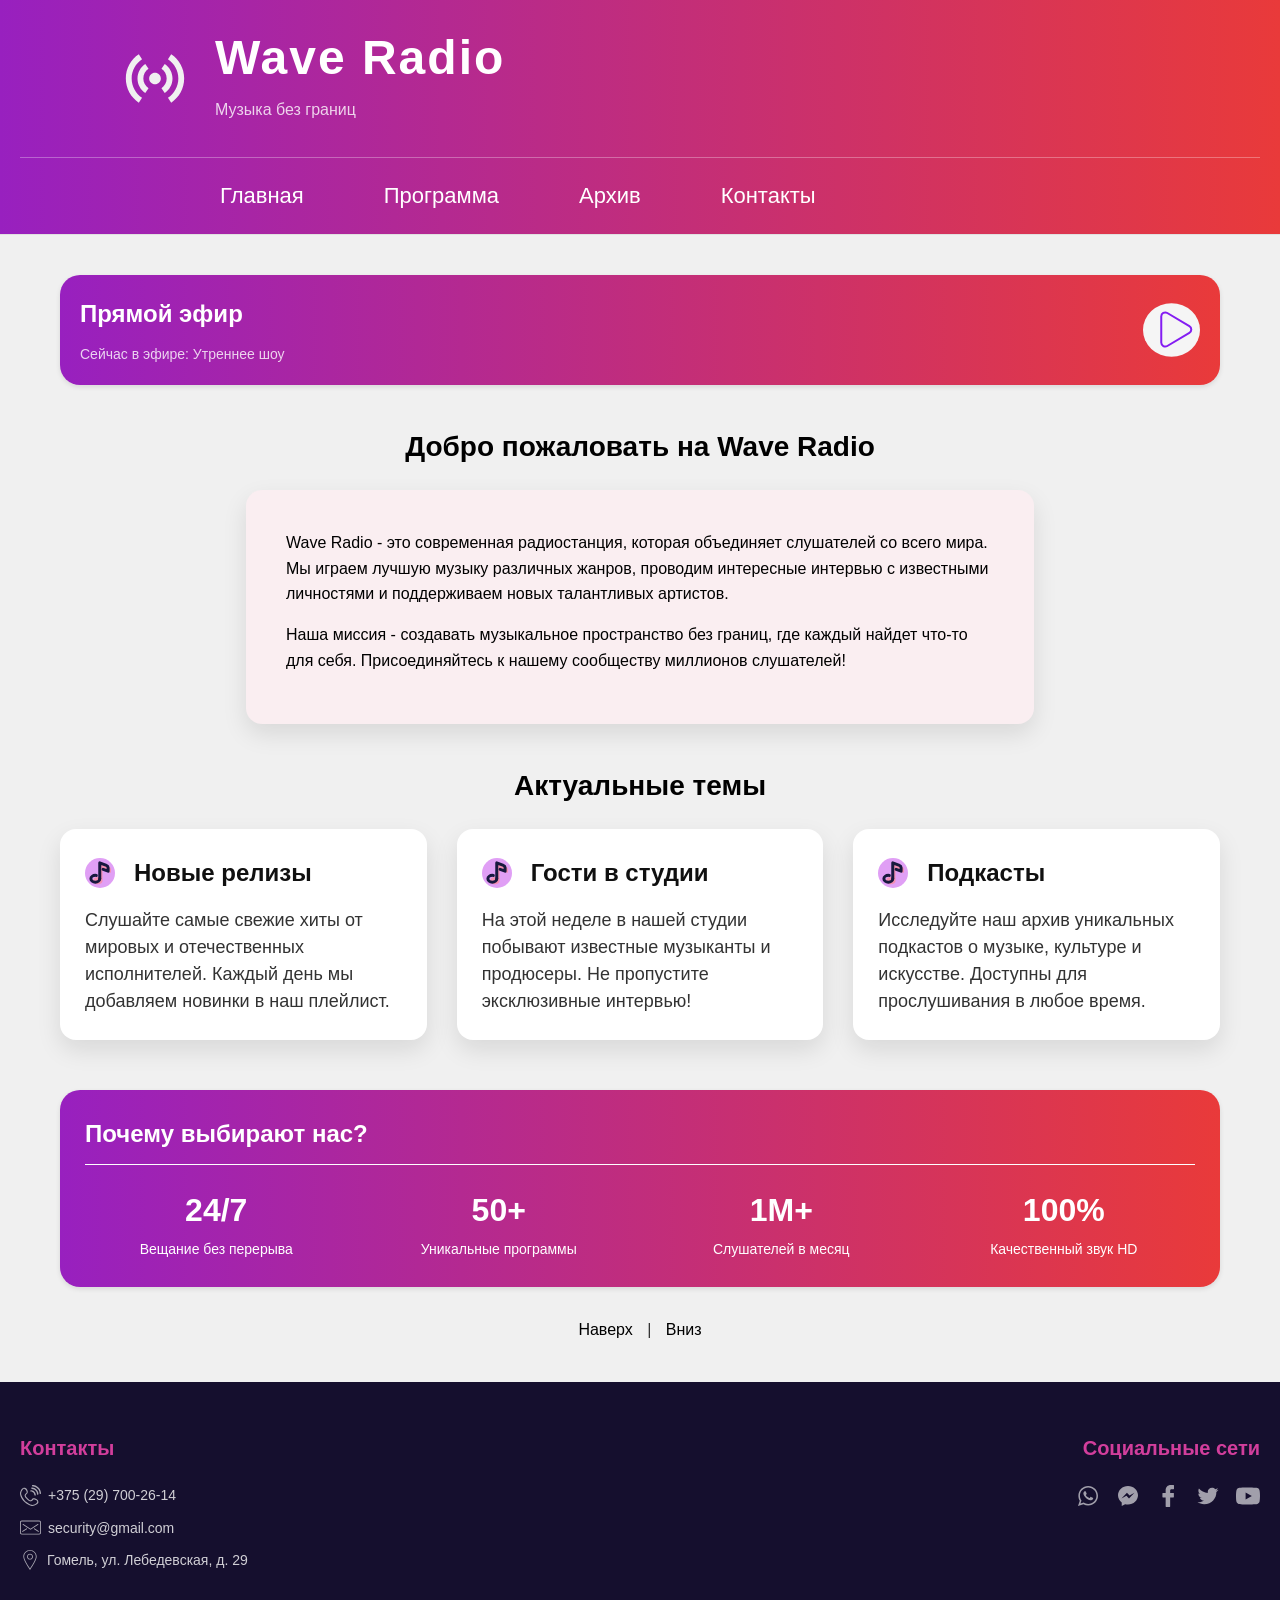
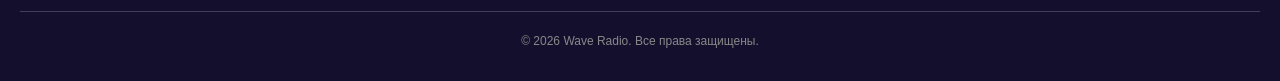
<file: index.html>
<!DOCTYPE html>
<html lang="ru">
<head>
    <meta charset="UTF-8">
    <meta name="viewport" content="width=device-width, initial-scale=1.0">
    <title>Wave Radio | Главная</title>
    <link rel="stylesheet" href="style/style.css">
</head>
<body>
    <div id="top"></div>

    <header>
    <div class="header-container">
            <div class="logo">
                
                <img src="images/radio-waves-svgrepo-com 1.svg" alt="logo">

                <div class="text-logo">
                    <h1>Wave Radio</h1>
                    <p class="slogan">Музыка без границ</p>
                </div>
 
            </div>
        
        <hr>

        <nav>
            <ul class="menu">
                <li><a href="index.html">Главная</a></li>
                <li><a href="program.html">Программа</a></li>
                <li><a href="archive.html">Архив</a></li>
                <li><a href="contacts.html">Контакты</a></li>
            </ul>
        </nav>
    </div>
</header>

    <main>
        <div class="container">
            
            <!-- Блок Прямой эфир -->
           
            <div class="ful-live-block">
                    <div class="live-block">
                        <h2>Прямой эфир</h2>
                        <p class="live-text">Сейчас в эфире: Утреннее шоу</p>
                    </div>
                    <img src="images/buttom_play.svg" alt="buttom_play">
            </div>



                    <!-- Блок Добро пожаловать -->
            <h2 class="section-title">Добро пожаловать на Wave Radio</h2>
            <div class="welcome-block">
                <p>Wave Radio - это современная радиостанция, которая объединяет слушателей со всего мира. Мы играем лучшую музыку различных жанров, проводим интересные интервью с известными личностями и поддерживаем новых талантливых артистов.</p>
                <p>Наша миссия - создавать музыкальное пространство без границ, где каждый найдет что-то для себя. Присоединяйтесь к нашему сообществу миллионов слушателей!</p>
            </div>

            <!-- Блок Актуальные темы -->
            <h2 class="section-title">Актуальные темы</h2>
            <div class="topics-flex">
                <div class="topic-card">
                    
                    <div class="topic-card-header">
                        <img src="images/music_buttom.svg" alt="music_buttom">
                        <h3>Новые релизы</h3>
                    </div>
                    <p>Слушайте самые свежие хиты от мировых и отечественных исполнителей. Каждый день мы добавляем новинки в наш плейлист.</p>
                </div>
                
                <div class="topic-card">

                    <div class="topic-card-header">
                        <img src="images/music_buttom.svg" alt="music_buttom">
                        <h3>Гости в студии</h3>
                    </div>
                    <p>На этой неделе в нашей студии побывают известные музыканты и продюсеры. Не пропустите эксклюзивные интервью!</p>
                </div>
                
                <div class="topic-card">

                    <div class="topic-card-header">
                        <img src="images/music_buttom.svg" alt="music_buttom">
                        <h3>Подкасты</h3>
                    </div>
                    <p>Исследуйте наш архив уникальных подкастов о музыке, культуре и искусстве. Доступны для прослушивания в любое время.</p>
                </div>
            </div>
            <!-- Блок Почему выбирают нас? -->
            <div class="features-block">
                <h2>Почему выбирают нас?</h2>
                <div class="features-list">
                    <div class="feature">
                        <span class="feature-number">24/7</span>
                        <span class="feature-text">Вещание без перерыва</span>
                    </div>
                    <div class="feature">
                        <span class="feature-number">50+</span>
                        <span class="feature-text">Уникальные программы</span>
                    </div>
                    <div class="feature">
                        <span class="feature-number">1M+</span>
                        <span class="feature-text">Слушателей в месяц</span>
                    </div>
                    <div class="feature">
                        <span class="feature-number">100%</span>
                        <span class="feature-text">Качественный звук HD</span>
                    </div>
                </div>
            </div>



            <!-- Якорные ссылки -->
            <div class="anchor-links">
                <a href="#top">Наверх</a> | 
                <a href="#bottom">Вниз</a>
            </div>
            <div id="bottom"></div>
        </div>
    </main>

<footer>
    <div class="footer-container">
        <div class="footer-left">
            <h3 class="contacts-title">Контакты</h3>
            <p><img src="images/phone.svg" alt="phone"> +375 (29) 700-26-14</p>
            <p><img src="images/mail.svg" alt="mail"> security@gmail.com</p>
            <p><img src="images/location.svg" alt="location"> Гомель, ул. Лебедевская, д. 29</p>
        </div>
        
        <div class="footer-right">
            <h3 class="social-title">Социальные сети</h3>
            <div class="social-icons">
                <img src="images/socials.svg" alt="Социальные сети">
            </div>
        </div>
    </div>
    
    <div class="footer-line"></div>
    
    <div class="copyright">
        <p>© 2026 Wave Radio. Все права защищены.</p>
    </div>
</footer>


    <div id="top"></div>
</body>
</html>
</file>
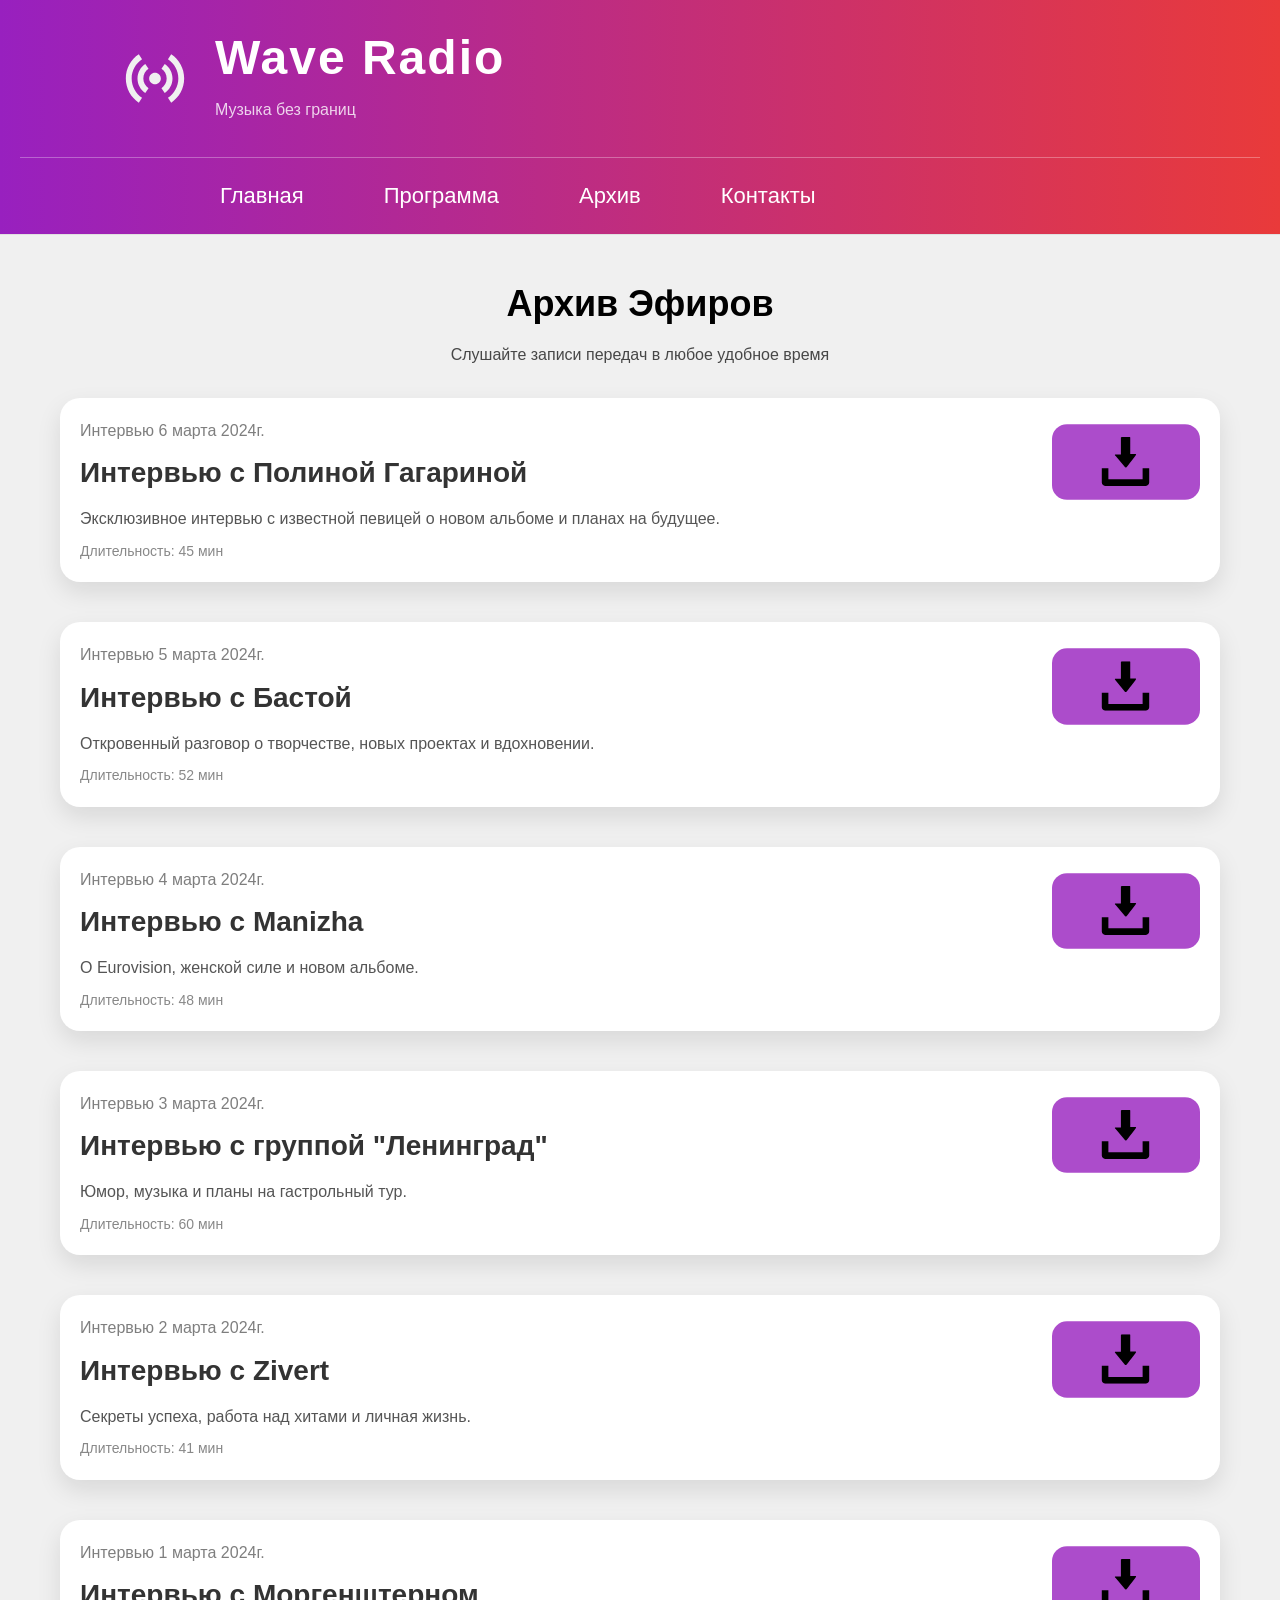
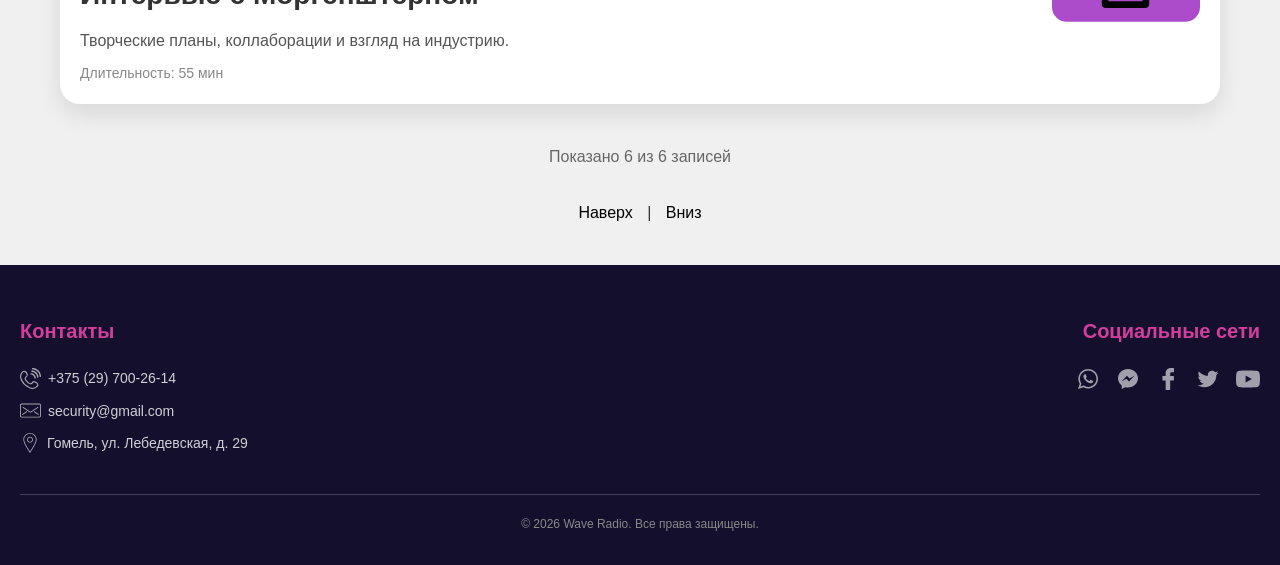
<file: archive.html>
<!DOCTYPE html>
<html lang="ru">
<head>
    <meta charset="UTF-8">
    <meta name="viewport" content="width=device-width, initial-scale=1.0">
    <title>Wave Radio | Архив эфиров</title>
    <link rel="stylesheet" href="style/style.css">
</head>
<body>
    <div id="top"></div>

        <header>
    <div class="header-container">
            <div class="logo">
                
                <img src="images/radio-waves-svgrepo-com 1.svg" alt="logo">

                <div class="text-logo">
                    <h1>Wave Radio</h1>
                    <p class="slogan">Музыка без границ</p>
                </div>
 
            </div>
        
        <hr>

        <nav>
            <ul class="menu">
                <li><a href="index.html">Главная</a></li>
                <li><a href="program.html">Программа</a></li>
                <li><a href="archive.html">Архив</a></li>
                <li><a href="contacts.html">Контакты</a></li>
            </ul>
        </nav>
    </div>
</header>

    <main>
        <div class="container">
            
            <!-- Заголовок страницы -->
            <div class="page-header">
                <h2>Архив Эфиров</h2>
                <p>Слушайте записи передач в любое удобное время</p>
            </div>

            <!-- Список интервью -->
            <div class="archive-list">
                <div class="archive-item">
                    <div class="dowland-line">
                        <div class="dowland-line-info">
                            <div class="archive-date">Интервью 6 марта 2024г.</div>
                            <div class="archive-title">Интервью с Полиной Гагариной</div>
                        </div>
                        <img src="images/dowland.svg" alt="dowland">
                    </div>

                    <div class="archive-desc">Эксклюзивное интервью с известной певицей о новом альбоме и планах на будущее.</div>
                    <div class="archive-duration">Длительность: 45 мин</div>
                </div>
                
                <div class="archive-item">
                    <div class="dowland-line">
                        <div class="dowland-line-info">
                    <div class="archive-date">Интервью 5 марта 2024г.</div>
                    <div class="archive-title">Интервью с Бастой</div>
                        </div>
                        <img src="images/dowland.svg" alt="dowland">
                    </div>

                    <div class="archive-desc">Откровенный разговор о творчестве, новых проектах и вдохновении.</div>
                    <div class="archive-duration">Длительность: 52 мин</div>
                </div>
                
                <div class="archive-item">
                    <div class="dowland-line">
                        <div class="dowland-line-info">
                            <div class="archive-date">Интервью 4 марта 2024г.</div>
                            <div class="archive-title">Интервью с Manizha</div>
                        </div>
                        <img src="images/dowland.svg" alt="dowland">
                    </div>

                    <div class="archive-desc">О Eurovision, женской силе и новом альбоме.</div>
                    <div class="archive-duration">Длительность: 48 мин</div>
                </div>
                
                <div class="archive-item">
                    <div class="dowland-line">
                        <div class="dowland-line-info">
                            <div class="archive-date">Интервью 3 марта 2024г.</div>
                            <div class="archive-title">Интервью с группой "Ленинград"</div>
                        </div>
                        <img src="images/dowland.svg" alt="dowland">
                    </div>

                    <div class="archive-desc">Юмор, музыка и планы на гастрольный тур.</div>
                    <div class="archive-duration">Длительность: 60 мин</div>
                </div>
                
                <div class="archive-item">
                    <div class="dowland-line">
                        <div class="dowland-line-info">
                            <div class="archive-date">Интервью 2 марта 2024г.</div>
                            <div class="archive-title">Интервью с Zivert</div>
                        </div>
                        <img src="images/dowland.svg" alt="dowland">
                    </div>

                    <div class="archive-desc">Секреты успеха, работа над хитами и личная жизнь.</div>
                    <div class="archive-duration">Длительность: 41 мин</div>
                </div>
                
                <div class="archive-item">
                    <div class="dowland-line">
                        <div class="dowland-line-info">
                            <div class="archive-date">Интервью 1 марта 2024г.</div>
                            <div class="archive-title">Интервью с Моргенштерном</div>
                        </div>
                        <img src="images/dowland.svg" alt="dowland">
                    </div>

                    <div class="archive-desc">Творческие планы, коллаборации и взгляд на индустрию.</div>
                    <div class="archive-duration">Длительность: 55 мин</div>
                </div>
            </div>

            <!-- Пагинация -->
            <div class="pagination">
                <p>Показано 6 из 6 записей</p>
            </div>


            <!-- Якорные ссылки -->
            <div class="anchor-links">
                <a href="#top">Наверх</a> | 
                <a href="#bottom">Вниз</a>
            </div>
            <div id="bottom"></div>
        </div>
    </main>

<footer>
    <div class="footer-container">
        <div class="footer-left">
            <h3 class="contacts-title">Контакты</h3>
            <p><img src="images/phone.svg" alt="phone"> +375 (29) 700-26-14</p>
            <p><img src="images/mail.svg" alt="mail"> security@gmail.com</p>
            <p><img src="images/location.svg" alt="location"> Гомель, ул. Лебедевская, д. 29</p>
        </div>
        
        <div class="footer-right">
            <h3 class="social-title">Социальные сети</h3>
            <div class="social-icons">
                <img src="images/socials.svg" alt="Социальные сети">
            </div>
        </div>
    </div>
    
    <div class="footer-line"></div>
    
    <div class="copyright">
        <p>© 2026 Wave Radio. Все права защищены.</p>
    </div>
</footer>
    <div id="top"></div>
</body>
</html>
</file>
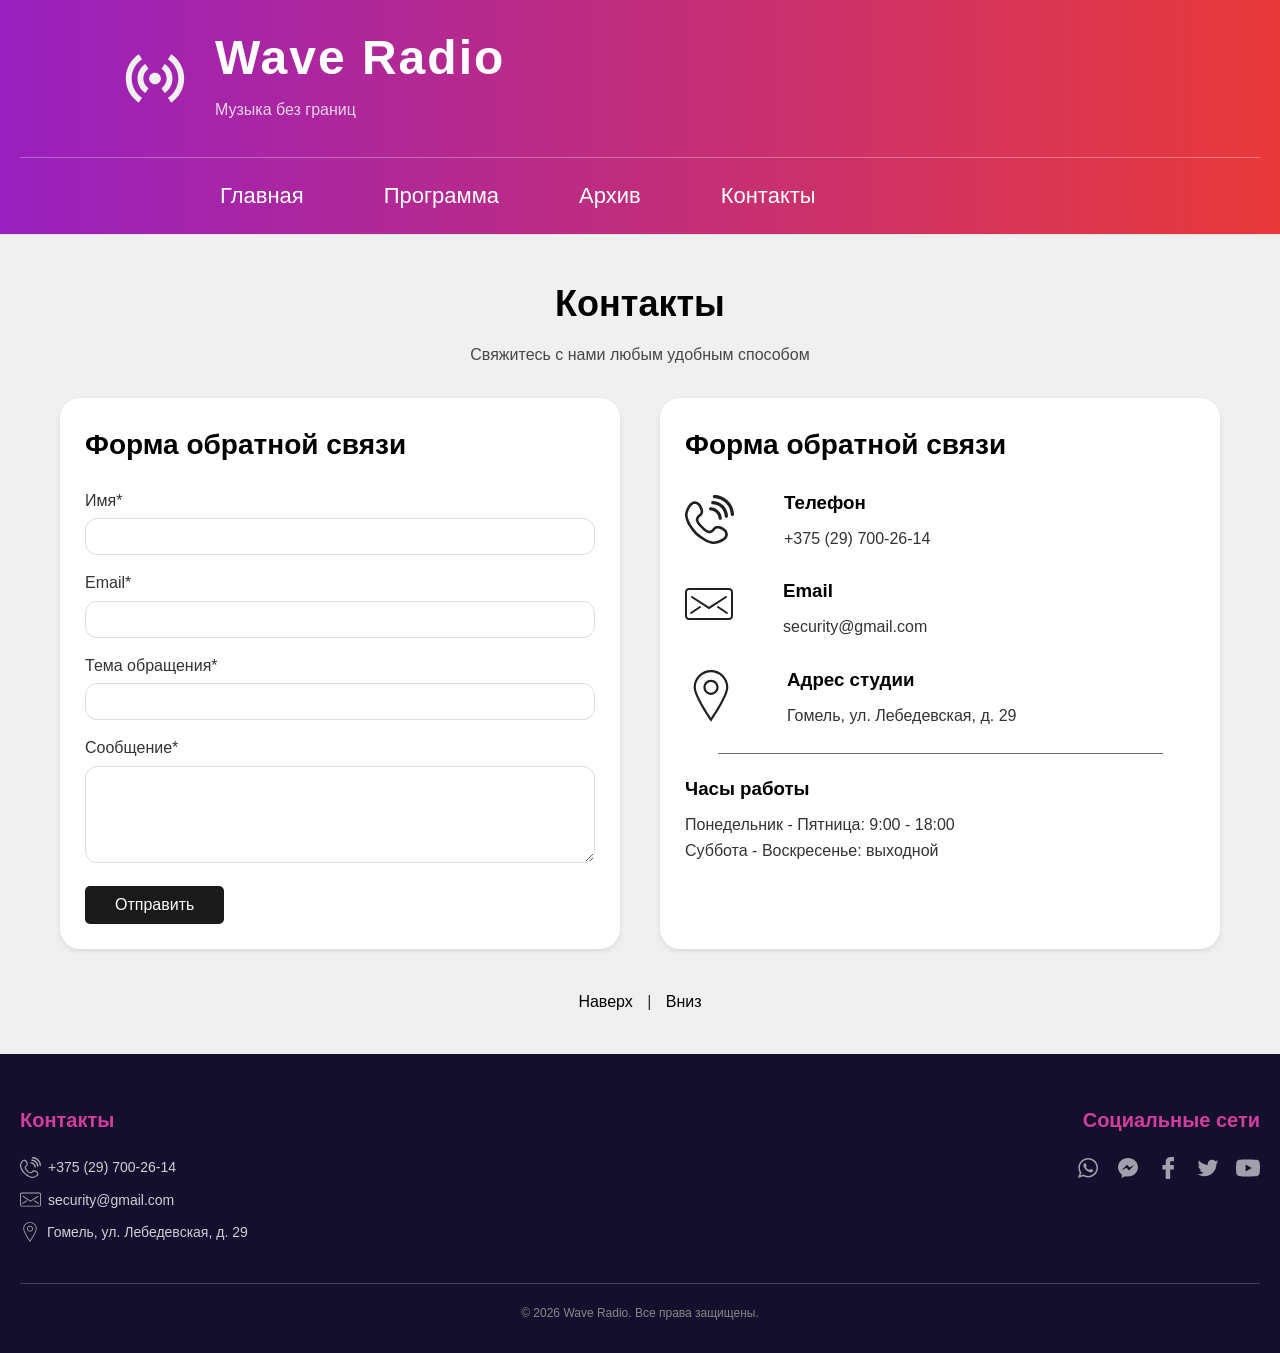
<file: contacts.html>
<!DOCTYPE html>
<html lang="ru">
<head>
    <meta charset="UTF-8">
    <meta name="viewport" content="width=device-width, initial-scale=1.0">
    <title>Wave Radio | Контакты</title>
    <link rel="stylesheet" href="style/style.css">
</head>
<body>
    <div id="top"></div>

       <header>
    <div class="header-container">
            <div class="logo">
                
                <img src="images/radio-waves-svgrepo-com 1.svg" alt="logo">

                <div class="text-logo">
                    <h1>Wave Radio</h1>
                    <p class="slogan">Музыка без границ</p>
                </div>
 
            </div>
        
        <hr>

        <nav>
            <ul class="menu">
                <li><a href="index.html">Главная</a></li>
                <li><a href="program.html">Программа</a></li>
                <li><a href="archive.html">Архив</a></li>
                <li><a href="contacts.html">Контакты</a></li>
            </ul>
        </nav>
    </div>
</header>

    <main>
        <div class="container">
            
            <!-- Заголовок страницы -->
            <div class="page-header">
                <h2>Контакты</h2>
                <p>Свяжитесь с нами любым удобным способом</p>
            </div>

            <!-- Два блока: форма и информация -->
            <div class="contacts-two-columns">
                
                <!-- Левая колонка - форма -->
                <div class="contact-form">
                    <h3>Форма обратной связи</h3>
                    <form action="#" method="post">
                        <p><label for="name">Имя*</label><br>
                        <input type="text" id="name" name="name" class="form-input"></p>
                        
                        <p><label for="email">Email*</label><br>
                        <input type="email" id="email" name="email" class="form-input"></p>
                        
                        <p><label for="subject">Тема обращения*</label><br>
                        <input type="text" id="subject" name="subject" class="form-input"></p>
                        
                        <p><label for="message">Сообщение*</label><br>
                        <textarea id="message" name="message" rows="5" class="form-textarea"></textarea></p>
                        
                        <p><input type="submit" value="Отправить" class="submit-btn"></p>
                    </form>
                </div>
                
                <!-- Правая колонка - контактная информация -->
                <div class="contact-info">
                    <h2>Форма обратной связи</h2>

                    <div class="ful-info-block">
                        <img src="images/phone2.svg" alt="phone2">

                        <div class="info-block">
                            <h3>Телефон</h3>
                            <p>+375 (29) 700-26-14</p>
                        </div>
                    </div>

                    
                    <div class="ful-info-block">
                        <img src="images/email2.svg" alt="email2">
                                            
                        <div class="info-block">
                            <h3>Email</h3>
                            <p>security@gmail.com</p>
                        </div>
                    </div>


                    
                    <div class="ful-info-block">
                        <img src="images/location2.svg" alt="location2">
                                           
                        <div class="info-block">
                            <h3>Адрес студии</h3>
                            <p>Гомель, ул. Лебедевская, д. 29</p>
                        </div>
                    </div>


                    <hr class="hr-contacts">


                    <div class="info-block">
                        <h3>Часы работы</h3>
                        <p>Понедельник - Пятница: 9:00 - 18:00<br>
                        Суббота - Воскресенье: выходной</p>
                    </div>
                </div>
            </div>


            <!-- Якорные ссылки -->
            <div class="anchor-links">
                <a href="#top">Наверх</a> | 
                <a href="#bottom">Вниз</a>
            </div>
            <div id="bottom"></div>
        </div>
    </main>

<footer>
    <div class="footer-container">
        <div class="footer-left">
            <h3 class="contacts-title">Контакты</h3>
            <p><img src="images/phone.svg" alt="phone"> +375 (29) 700-26-14</p>
            <p><img src="images/mail.svg" alt="mail"> security@gmail.com</p>
            <p><img src="images/location.svg" alt="location"> Гомель, ул. Лебедевская, д. 29</p>
        </div>
        
        <div class="footer-right">
            <h3 class="social-title">Социальные сети</h3>
            <div class="social-icons">
                <img src="images/socials.svg" alt="Социальные сети">
            </div>
        </div>
    </div>
    
    <div class="footer-line"></div>
    
    <div class="copyright">
        <p>© 2026 Wave Radio. Все права защищены.</p>
    </div>
</footer>

    <div id="top"></div>
</body>
</html>
</file>
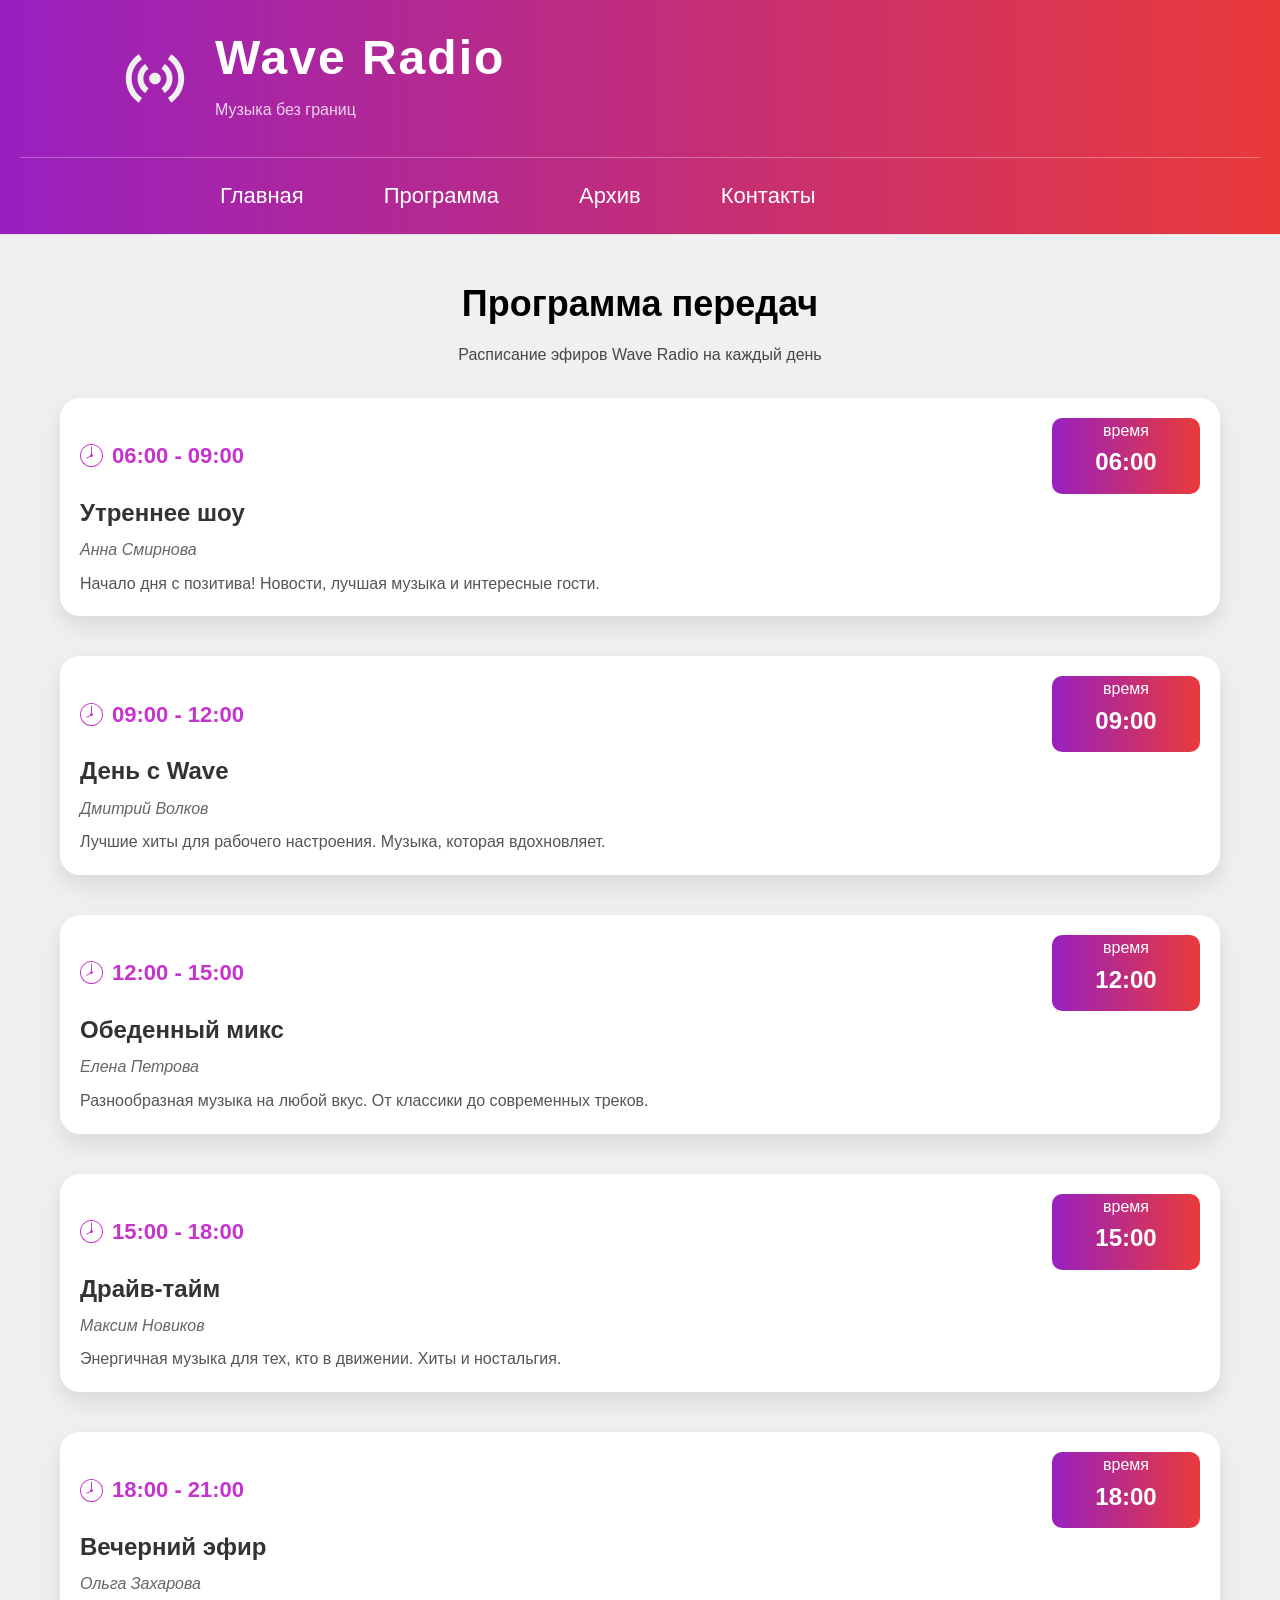
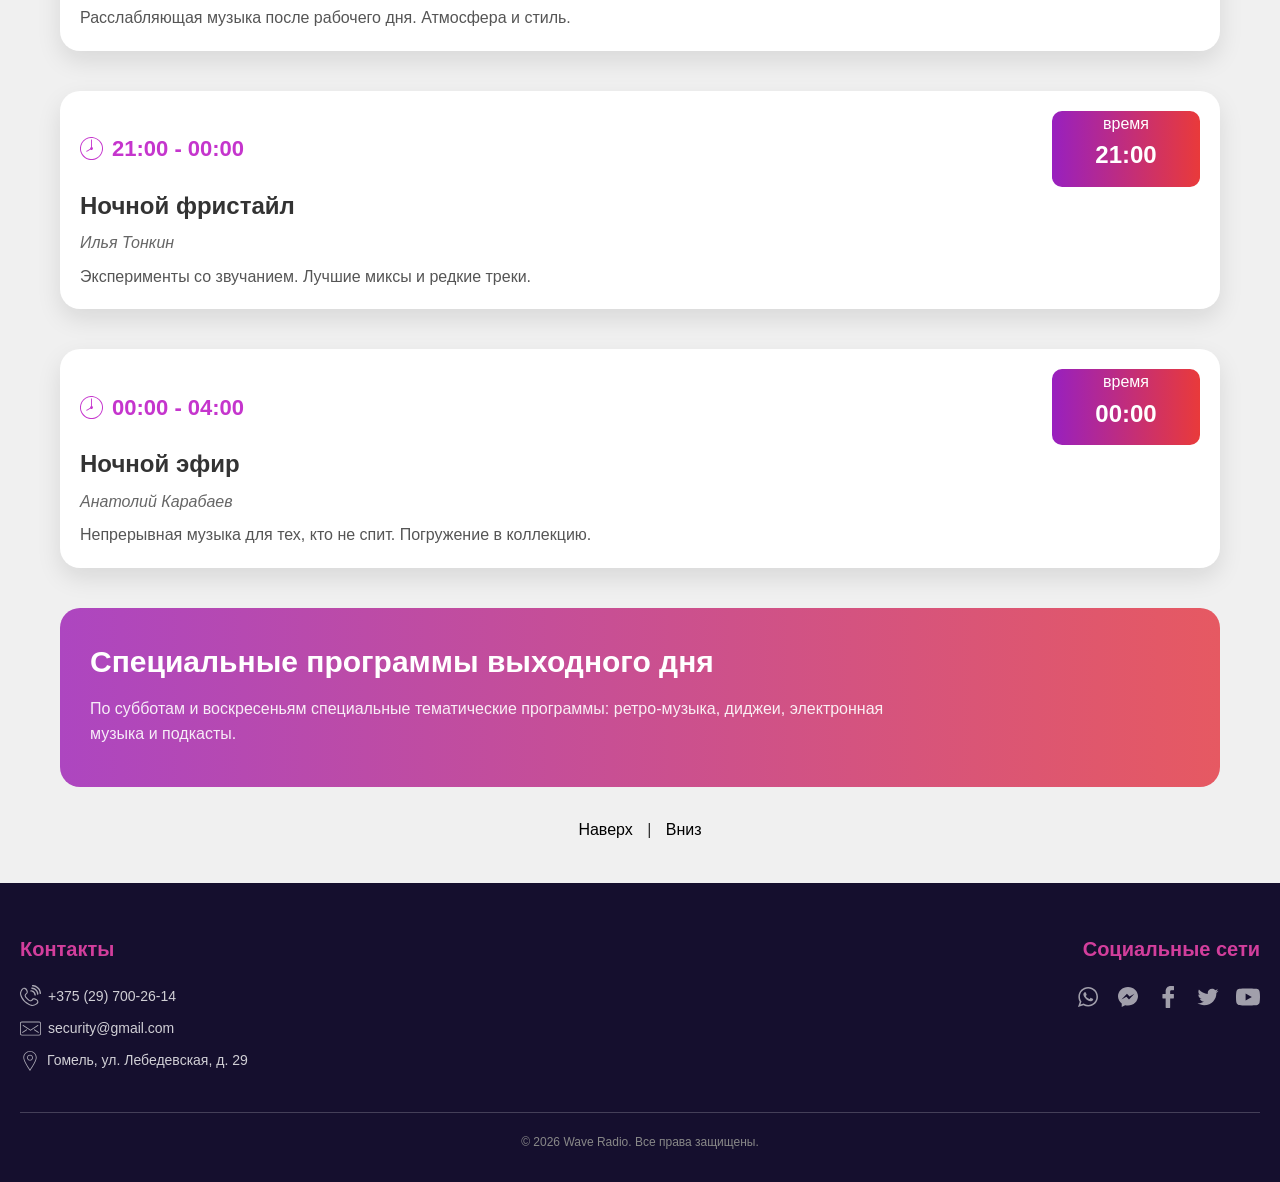
<file: program.html>
<!DOCTYPE html>
<html lang="ru">
<head>
    <meta charset="UTF-8">
    <meta name="viewport" content="width=device-width, initial-scale=1.0">
    <title>Wave Radio | Программа передач</title>
    <link rel="stylesheet" href="style/style.css">
</head>
<body>
    <div id="top"></div>

       <header>
    <div class="header-container">
            <div class="logo">
                
                <img src="images/radio-waves-svgrepo-com 1.svg" alt="logo">

                <div class="text-logo">
                    <h1>Wave Radio</h1>
                    <p class="slogan">Музыка без границ</p>
                </div>
 
            </div>
        
        <hr>

        <nav>
            <ul class="menu">
                <li><a href="index.html">Главная</a></li>
                <li><a href="program.html">Программа</a></li>
                <li><a href="archive.html">Архив</a></li>
                <li><a href="contacts.html">Контакты</a></li>
            </ul>
        </nav>
    </div>
</header>

    <main>
        <div class="container">
            
            <!-- Заголовок страницы -->
            <div class="page-header">
                <h2>Программа передач</h2>
                <p>Расписание эфиров Wave Radio на каждый день</p>
            </div>

            <!-- Список программ -->
            <div class="schedule-list">
                <div class="schedule-item">
                    <div class="time-line">
                        <div class="time"><img src="images/time.svg" alt="time">06:00 - 09:00</div>
                        <div class="program-boxs">
                            <p>время</p>
                            <h2>06:00</h2>
                        </div>
                    </div>


                    <div class="program-info">
                        <div class="program-name">Утреннее шоу</div>
                        <div class="program-host">Анна Смирнова</div>
                        <div class="program-desc">Начало дня с позитива! Новости, лучшая музыка и интересные гости.</div>
                    </div>
                </div>
                
                <div class="schedule-item">
                    <div class="time-line">
                    <div class="time"><img src="images/time.svg" alt="time">09:00 - 12:00</div>
                        <div class="program-boxs">
                            <p>время</p>
                            <h2>09:00</h2>
                        </div>
                    </div>
                    <div class="program-info">
                        <div class="program-name">День с Wave</div>
                        <div class="program-host">Дмитрий Волков</div>
                        <div class="program-desc">Лучшие хиты для рабочего настроения. Музыка, которая вдохновляет.</div>
                    </div>
                </div>
                
                <div class="schedule-item">
                    <div class="time-line">
                    <div class="time"><img src="images/time.svg" alt="time">12:00 - 15:00</div>
                        <div class="program-boxs">
                            <p>время</p>
                            <h2>12:00</h2>
                        </div>
                    </div>
                    <div class="program-info">
                        <div class="program-name">Обеденный микс</div>
                        <div class="program-host">Елена Петрова</div>
                        <div class="program-desc">Разнообразная музыка на любой вкус. От классики до современных треков.</div>
                    </div>
                </div>
                
                <div class="schedule-item">
                    <div class="time-line">
                    <div class="time"><img src="images/time.svg" alt="time">15:00 - 18:00</div>
                        <div class="program-boxs">
                            <p>время</p>
                            <h2>15:00</h2>
                        </div>
                    </div>

                    <div class="program-info">
                        <div class="program-name">Драйв-тайм</div>
                        <div class="program-host">Максим Новиков</div>
                        <div class="program-desc">Энергичная музыка для тех, кто в движении. Хиты и ностальгия.</div>
                    </div>
                </div>
                
                <div class="schedule-item">
                    <div class="time-line">
                    <div class="time"><img src="images/time.svg" alt="time">18:00 - 21:00</div>
                        <div class="program-boxs">
                            <p>время</p>
                            <h2>18:00</h2>
                        </div>
                    </div>

                    <div class="program-info">
                        <div class="program-name">Вечерний эфир</div>
                        <div class="program-host">Ольга Захарова</div>
                        <div class="program-desc">Расслабляющая музыка после рабочего дня. Атмосфера и стиль.</div>
                    </div>
                </div>
                
                <div class="schedule-item">
                    <div class="time-line">
                    <div class="time"><img src="images/time.svg" alt="time">21:00 - 00:00</div>
                        <div class="program-boxs">
                            <p>время</p>
                            <h2>21:00</h2>
                        </div>
                    </div>

                    <div class="program-info">
                        <div class="program-name">Ночной фристайл</div>
                        <div class="program-host">Илья Тонкин</div>
                        <div class="program-desc">Эксперименты со звучанием. Лучшие миксы и редкие треки.</div>
                    </div>
                </div>
                
                <div class="schedule-item">
                    <div class="time-line">
                    <div class="time"><img src="images/time.svg" alt="time">00:00 - 04:00</div>
                        <div class="program-boxs">
                            <p>время</p>
                            <h2>00:00</h2>
                        </div>
                    </div>

                    <div class="program-info">
                        <div class="program-name">Ночной эфир</div>
                        <div class="program-host">Анатолий Карабаев</div>
                        <div class="program-desc">Непрерывная музыка для тех, кто не спит. Погружение в коллекцию.</div>
                    </div>
                </div>
            </div>

            <!-- Специальные программы -->
            <div class="weekend-block">
                <h3>Специальные программы выходного дня</h3>
                <p>По субботам и воскресеньям специальные тематические программы: ретро-музыка, диджеи, электронная музыка и подкасты.</p>
            </div>

            
            <!-- Якорные ссылки -->
            <div class="anchor-links">
                <a href="#top">Наверх</a> | 
                <a href="#bottom">Вниз</a>
            </div>
            <div id="bottom"></div>
        </div>
    </main>

<footer>
    <div class="footer-container">
        <div class="footer-left">
            <h3 class="contacts-title">Контакты</h3>
            <p><img src="images/phone.svg" alt="phone"> +375 (29) 700-26-14</p>
            <p><img src="images/mail.svg" alt="mail"> security@gmail.com</p>
            <p><img src="images/location.svg" alt="location"> Гомель, ул. Лебедевская, д. 29</p>
        </div>
        
        <div class="footer-right">
            <h3 class="social-title">Социальные сети</h3>
            <div class="social-icons">
                <img src="images/socials.svg" alt="Социальные сети">
            </div>
        </div>
    </div>
    
    <div class="footer-line"></div>
    
    <div class="copyright">
        <p>© 2026 Wave Radio. Все права защищены.</p>
    </div>
</footer>

    <div id="top"></div>
</body>
</html>
</file>
<file: style/style.css>
* {
    margin: 0;
    padding: 0;
    box-sizing: border-box;
}

body {
    font-family: Arial, sans-serif;
    background-color: #f0f0f0;
    color: #333;
    line-height: 1.6;
}

/* ---------- Header ---------- */

header {
    background: linear-gradient(90deg, #9820BF, #E93A3A);
    padding: 20px 20px;
    border-bottom: 1px solid #e0e0e0;
}

.header-container {
    margin: 0 auto;
}
.logo{
    display: flex;
    margin-left: 100px;
}
.logo img{
    width: 100%;
    max-width: 70px;  
    height: auto;      
}
.text-logo{
    padding-left: 25px;
}

header h1 {
    font-size: 48px;
    letter-spacing: 2px;
    color: #FFFFFF;

}

header .slogan {
    font-size: 16px;
    margin: 0 0 15px 0;
    color: #FFFFFF;
    opacity: 0.8;
}

/* Линия */
hr {
    width: 135  0px;
    height: 1px;
    background-color: #ffffff;
    opacity: 0.3;  
    border: none;
    margin: 20px auto;
    display: flex;
    justify-content: center;
}

/* Меню */
.menu {
    list-style: none;
    display: flex;
    gap: 80px;
    padding: 0;
    margin: 0;
    padding-left: 200px;
}

.menu li {
    display: inline;
}

.menu a {
    color: #FFFFFF;
    text-decoration: none;
    font-size: 22px;
    transition: color 0.3s;
}

.menu a:hover {
    color: #ff6b6b;
}







/* ---------- Основной контейнер ---------- */
.container {
    max-width: 1200px;
    margin: 40px auto;
    padding: 0 20px;
}

/* ---------- Блоки на главной ---------- */

.ful-live-block {
    background: linear-gradient(90deg, #9820BF, #E93A3A);
    padding: 20px;
    margin-bottom: 30px;
    box-shadow: 0 2px 5px rgba(0,0,0,0.1);
    display: flex;
    justify-content:space-between;
    border-radius: 20px;
}

.live-block h2 {
    color: #FFFFFF;
    margin-bottom: 10px;
}

.live-text {
    font-size: 14px;
    color: #FFFFFF;
    opacity: 0.8;
}



/* ---------- Блок Welcome ---------- */
.section-title {
    text-align: center;
    font-size: 28px;
    color: #000000;
    margin: 40px 0 20px 0;
}

/* Блок Добро пожаловать */
.welcome-block {
    background: #FAEEF1;
    padding: 40px;
    margin-bottom: 50px;
    border-radius: 16px;
    box-shadow: 0 10px 25px rgba(0, 0, 0, 0.1);  /* тень */
    width: 788px;
    height: 234px;
    margin: 0 auto;
}

.welcome-block p {
    color: #000000;
    line-height: 1.6;
    margin-bottom: 15px;
    font-size: 16px;
}

.welcome-block p:last-child {
    margin-bottom: 0;
}

/* Flex контейнер для трех блоков */
.topics-flex {
    display: flex;
    gap: 30px;
    margin-bottom: 50px;
    flex-wrap: wrap;
}

/* Карточка темы */
.topic-card {
    flex: 1;
    background: white;
    padding: 25px;
    border-radius: 16px;
    box-shadow: 0 10px 25px rgba(0, 0, 0, 0.1);
    transition: transform 0.3s ease;
}

.topic-card:hover {
    transform: translateY(-5px);
}

.topic-card h3 {
    color: #101010;
    font-size: 24px;
    margin-left: 19px;
}

.topic-card p {
    color: #000000;
    line-height: 1.5;
    opacity: 0.8;
    font-size: 18px;
}
.topic-card-header{
    display: flex;
    align-items: center;
    margin-bottom: 15px;
}





.features-block {
    background: linear-gradient(90deg, #9820BF, #E93A3A);
    padding: 25px;
    margin-bottom: 30px;
    box-shadow: 0 2px 5px rgba(0,0,0,0.1);
    border-radius: 20px;
}

.features-block h2 {
    margin-bottom: 20px;
    border-bottom: 1px solid #FFFFFF;
    padding-bottom: 10px;
    color: #FFFFFF;

}

.features-list {
    display: flex;
    justify-content: space-between;
    flex-wrap: wrap;
    gap: 20px;
}

.feature {
    text-align: center;
    flex: 1;
    min-width: 100px;
}

.feature-number {
    display: block;
    font-size: 32px;
    font-weight: bold;
    color: #FFFFFF;
}

.feature-text {
    font-size: 14px;
    color: #FFFFFF;
}



/* ---------- Страница программы ---------- */
.page-header {
    text-align: center;
    margin-bottom: 30px;
}

.page-header h2 {
    color: #000000;
    font-size: 36px;
    margin-bottom: 10px;
}
.page-header p{
    color: #000000;
    opacity: 0.7;
    font-style: 16px;
}

.schedule-list {
    margin-bottom: 30px;
}

.schedule-item {
    background: white;
    margin-bottom: 40px;
    padding: 20px;
    gap: 20px;
    box-shadow: 0 2px 5px rgba(0,0,0,0.1);
    border-radius: 20px;
    box-shadow: 0 10px 25px rgba(0, 0, 0, 0.1);  /* тень */
}


.time-line{
    display: flex;
    justify-content: space-between;
    align-items: center;
}

.time {
    font-weight: bold;
    color: #C535CD;
    min-width: 120px;
    font-size: 22px;
    display: flex;
    align-items: center;
}

.time img{
    padding-right: 9px;
}


.program-info {
    flex: 1;
}

.program-name {
    font-weight: bold;
    font-size: 24px;
    margin-bottom: 5px;
}

.program-host {
    color: #666;
    font-style: italic;
    margin-bottom: 8px;
}

.program-desc {
    color: #555;
}

/* Время */
.program-boxs{
    background: linear-gradient(90deg, #9820BF, #E93A3A);
    width: 148px;
    height: 76px;
    border-radius: 10px;
}
.program-boxs p{
    display: flex;
    justify-content: center;
    color: #FFFFFF;
}
.program-boxs h2{
    display: flex;
    justify-content: center;
    color: #FFFFFF;
}




.weekend-block {
    background: linear-gradient(90deg, #AD46C0, #E65962);
    padding: 30px;
    margin-bottom: 30px;
    border-radius: 20px;    
}

.weekend-block h3 {
    color: #FFFFFF;
    margin-bottom: 10px;
    font-size: 30px;
}
.weekend-block p {
    color: #FFFFFF;
    margin-bottom: 10px;
    font-size: 16px;
    width: 800px;
    opacity: 0.9;
}


/* ---------- Страница архива ---------- */
.archive-list {
    margin-bottom: 30px;
}

.archive-item {
    background: white;
    margin-bottom: 40px;
    padding: 20px;
    box-shadow: 0 2px 5px rgba(0,0,0,0.1);
    border-radius: 20px;
    box-shadow: 0 10px 25px rgba(0, 0, 0, 0.1);  /* тень */
}

.dowland-line{
    display: flex;
    justify-content: space-between;
}

.archive-date {
    font-size: 16px;
    color: #000000;
    margin-bottom: 8px;
    opacity: 0.5;
}

.archive-title {
    font-size: 28px;
    font-weight: bold;
    margin-bottom: 10px;
}

.archive-desc {
    color: #555;
    margin-bottom: 8px;
}

.archive-duration {
    color: #888;
    font-size: 14px;
}

.pagination {
    text-align: center;
    margin: 20px 0;
    color: #666;
}

/* ---------- Страница контактов ---------- */
.page-header h2{
    font-size: 36px;
}

.contacts-two-columns {
    display: flex;
    gap: 40px;
    margin-bottom: 40px;
    flex-wrap: wrap;
}

.contact-form {
    flex: 1;
    background: white;
    padding: 25px;
    box-shadow: 0 2px 5px rgba(0,0,0,0.1);
    border-radius: 20px;
}

.contact-form h3 {
    color: #000000;
    margin-bottom: 20px;
        font-size: 28px;
}

.form-input, .form-textarea {
    width: 100%;
    padding: 10px;
    margin-top: 5px;
    margin-bottom: 15px;
    border: 1px solid #ddd;
    border-radius: 12px;
}

.form-textarea {
    resize: vertical;
}

.submit-btn {
    background-color: #1b1a1a;
    color: white;
    padding: 10px 30px;
    border: none;
    border-radius: 5px;
    cursor: pointer;
    font-size: 16px;
}

.submit-btn:hover {
    background-color: #000000;
}

.contact-info {
    flex: 1;
    background: white;
    padding: 25px;
    box-shadow: 0 2px 5px rgba(0,0,0,0.1);
    border-radius: 20px;
}
.contact-info h2{
    color: #000000;
    margin-bottom: 20px;
    font-size: 28px;
}

.ful-info-block{
    display: flex;
    align-items: center;
    margin-bottom: 25px;
}
.ful-info-block img{
    margin-right: 50px;
}


.info-block h3 {
    color: #000000;
    margin-bottom: 8px;
}

.hr-contacts{
    width: 445px;
    height: 1px;
    background-color: #000000;
    opacity: 0.6;  
    border: none;
    margin: 20px auto;
    display: flex;
    justify-content: center;
}


/* ---------- Якорные ссылки ---------- */
.anchor-links {
    text-align: center;
    margin: 30px;
}

.anchor-links a {
    color: #000000;
    text-decoration: none;
    margin: 10px;
}

.anchor-links a:hover {
    text-decoration: underline;
}





/* FOOTER */

footer {
    background-color: #150F2E;
    color: #ffffff;
    padding: 50px 20px 30px 20px;
    margin-top: 0px;
    width: 100%;
    clear: both;
}

.footer-container {
    max-width: 1400px;
    margin: 0 auto;
    display: flex;
    justify-content: space-between;
    align-items: flex-start;
    gap: 50px;
    flex-wrap: wrap;
}

/* Левая колонка */
.footer-left {
    flex: 1;
    text-align: left;
}

.contacts-title {
    color: #D23E9C;
    font-size: 20px;
    margin-bottom: 20px;
    font-weight: bold;
}

.footer-left p {
    margin: 10px 0;
    font-size: 14px;
    line-height: 1.6;
    color: #ffffff;
    display: flex;
    align-items: center;
    opacity: 0.8;
}
.footer-left p img{
    padding-right: 7px;
}

/* Правая колонка */
.footer-right {
    flex: 1;
    text-align: right;
}

.social-title {
    color: #D23E9C;
    font-size: 20px;
    margin-bottom: 20px;
    font-weight: bold;
}

.social-icons {
    margin-top: 10px;
}

.social-icons img {
    max-width: 200px;
    height: auto;
}

/* Линия перед копирайтом */
.footer-line {
    max-width: 1400px;
    margin: 30px auto 20px auto;
    height: 1px;
    background-color: rgba(255, 255, 255, 0.2);
}

/* Копирайт */
.copyright {
    text-align: center;
    max-width: 1250px;
    margin: 0 auto;
}

.copyright p {
    font-size: 12px;
    color: #888;
    margin: 0;
}

/* Адаптивность */
@media (max-width: 768px) {
    .footer-container {
        flex-direction: column;
        text-align: center;
    }
    
    .footer-left {
        text-align: center;
    }
    
    .footer-right {
        text-align: center;
    }
    
    .social-icons img {
        max-width: 150px;
    }
}



/* Чтобы footer всегда был внизу */
html, body {
    height: 100%;
    margin: 0;
}

body {
    display: flex;
    flex-direction: column;
    min-height: 100vh;
}

main {
    flex: 1;
}
</file>
